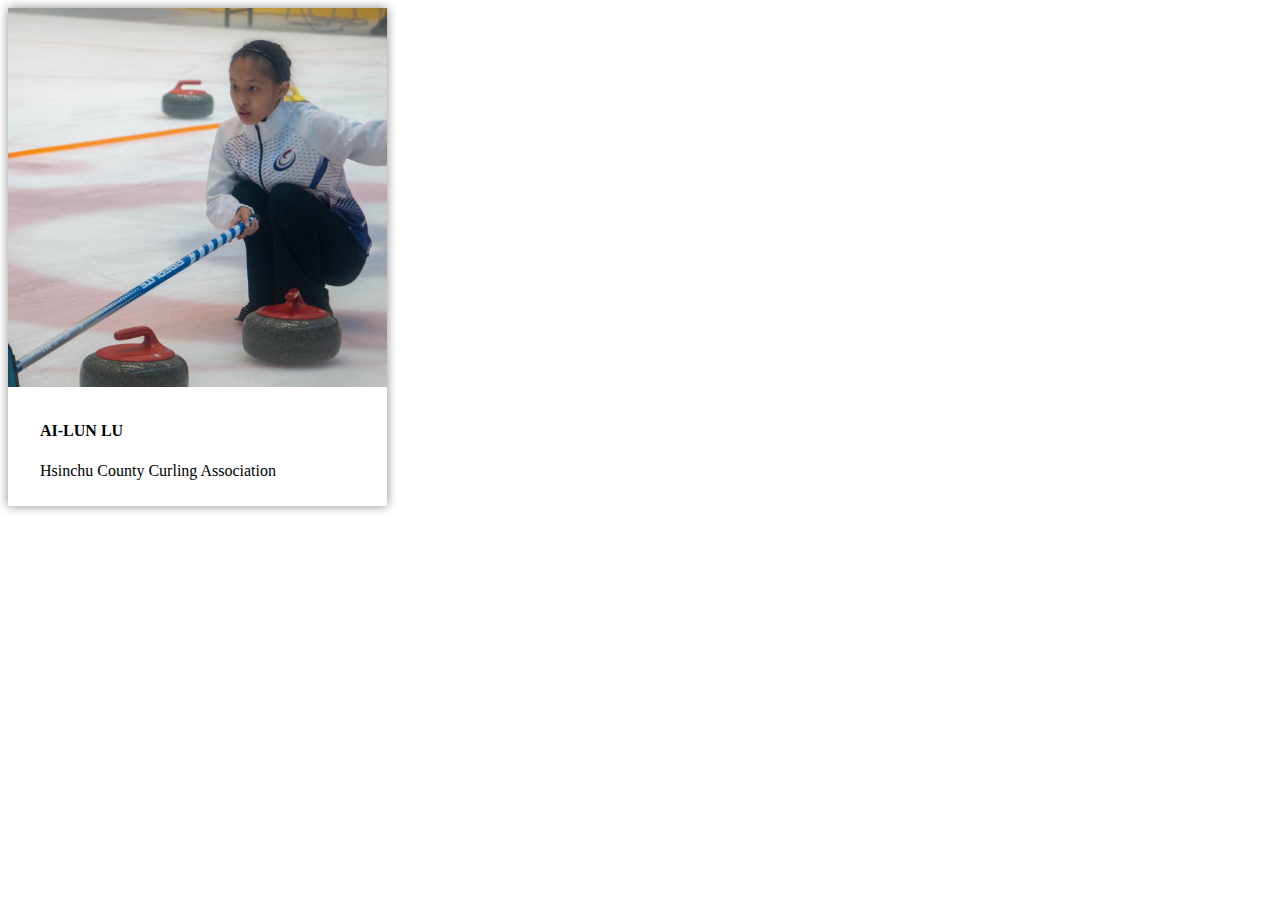
<file: 1015/index.html>
<!DOCTYPE html>

<html>

	<head>
		<meta charset=' utf-8'>
		<title>ELLEN'S CARD</title>
		
		<style>
			.card {
				width: 30%;
				box-shadow: 0px 0px 10px 0px #888888;
			}
			
			.container {
				padding: 10px 32px;
			}
			
		</style>
		
	</head>

	<body>
		<div class='card'>
			<img src='img_avatar.png' style='width: 100%'>
			<div class='container'>
				<h4>AI-LUN LU</h4>
				<p>Hsinchu County Curling Association</p>
			</div>
		</div>
	</body>
	
</html>
</file>
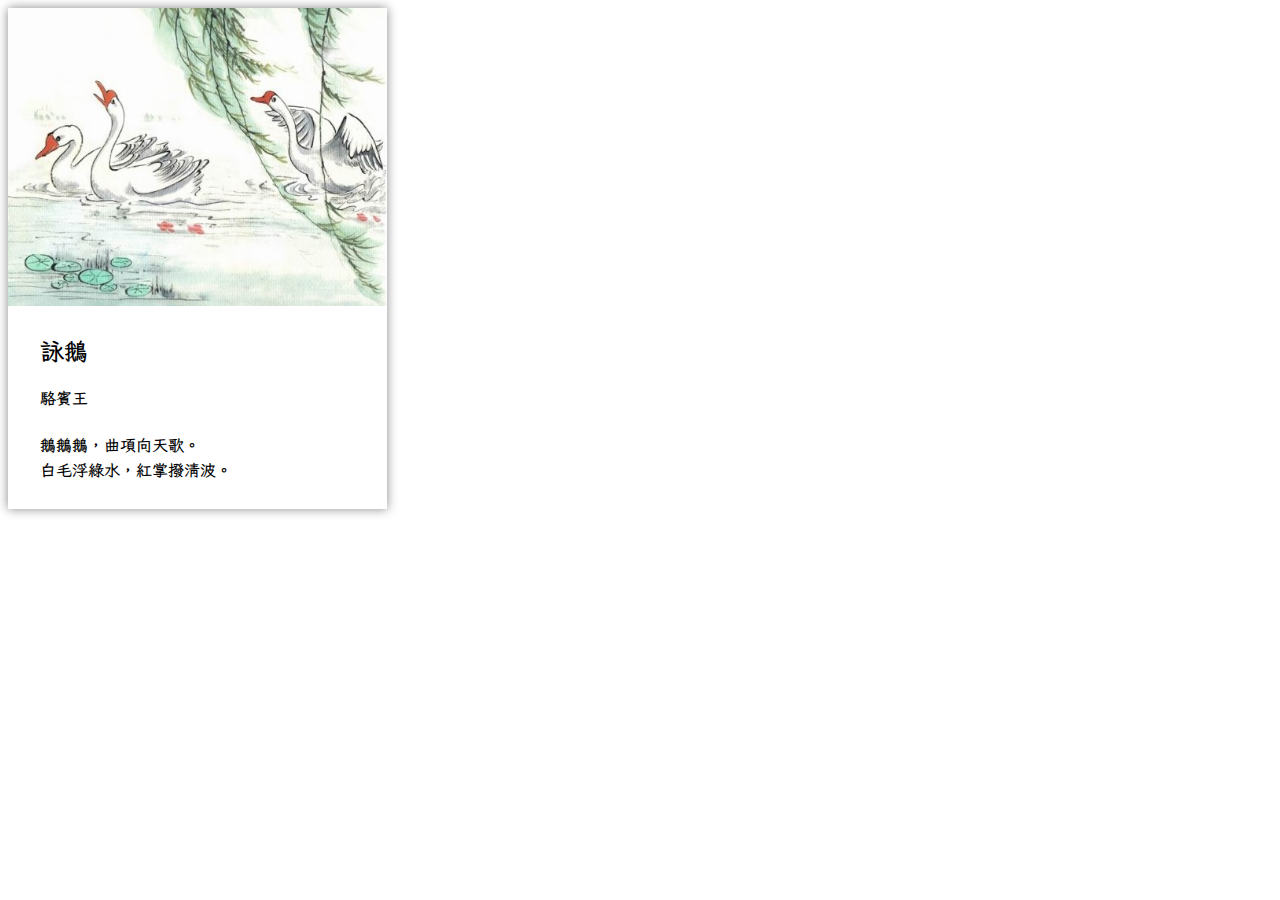
<file: 1022/index.html>
<!DOCTYPE html>

<html>

	<head>
		<meta charset=' utf-8'>
		<title>POEM</title>
		<link rel="preconnect" href="https://fonts.googleapis.com">
		<link rel="preconnect" href="https://fonts.gstatic.com" crossorigin>
		<link href="https://fonts.googleapis.com/css2?family=LXGW+WenKai+Mono+TC&display=swap" rel="stylesheet">
		
		<style>
			.card {
				width: 30%;
				box-shadow: 0px 0px 10px 0px #888888;
			}
			
			.container {
				padding: 10px 32px;
				font-family: "LXGW WenKai Mono TC", monospace;
				font-weight: 400;
				font-style: normal;
				line-height: 25px;
			}
			
		</style>
		
	</head>


	<body>
		<div class='card'>
			<img src='img_goose.jpg' style='width: 100%'>
			<div class='container lxgw-wenkai-mono-tc-regular'>
				<h2>詠鵝</h2>
				<h4><b>駱賓王<b/></h4>
				<p>鵝鵝鵝，曲項向天歌。<br/>
					白毛浮綠水，紅掌撥清波。</p>
			</div>
		</div>
	</body>
	
</html>
</file>
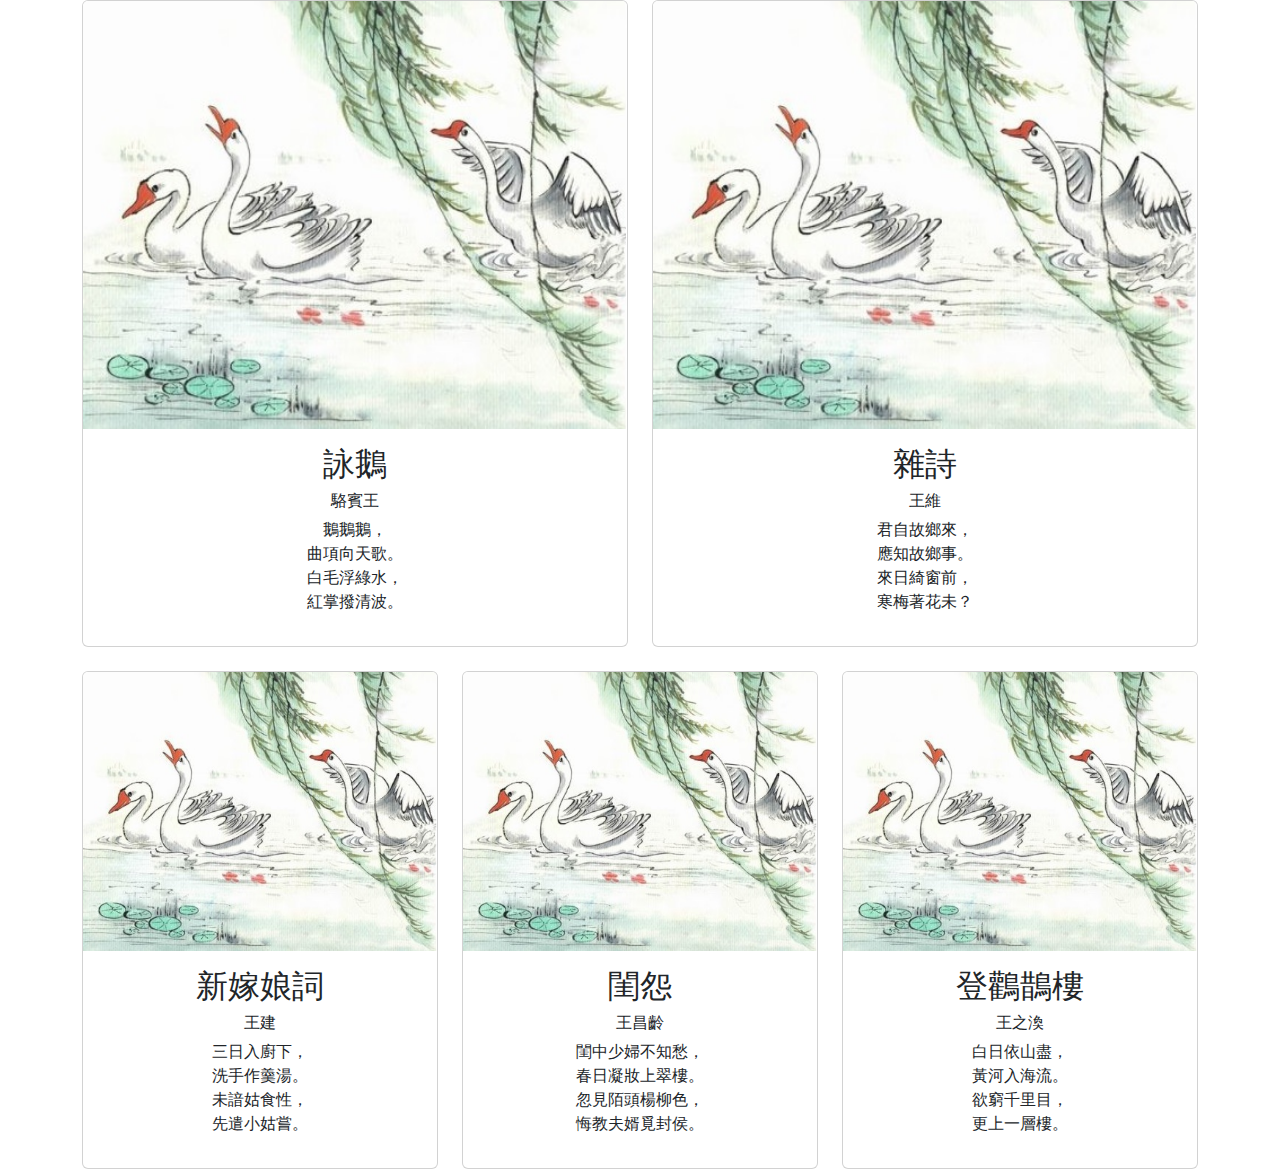
<file: 1105/index.html>
<!DOCTYPE html>

<html>

<head>
	<meta charset="utf-8">
	<title>POEM</title>
	<link href="https://cdn.jsdelivr.net/npm/bootstrap@5.3.3/dist/css/bootstrap.min.css" rel="stylesheet"
		integrity="sha384-QWTKZyjpPEjISv5WaRU9OFeRpok6YctnYmDr5pNlyT2bRjXh0JMhjY6hW+ALEwIH" crossorigin="anonymous">
	<script src="https://cdn.jsdelivr.net/npm/bootstrap@5.3.3/dist/js/bootstrap.bundle.min.js"
		integrity="sha384-YvpcrYf0tY3lHB60NNkmXc5s9fDVZLESaAA55NDzOxhy9GkcIdslK1eN7N6jIeHz"
		crossorigin="anonymous"></script>
</head>

<body>
    <div class="container text-center">
		<div class="row">
			<div class="col-6">
				<div class="card" style="width: 100%;">
					<img src="img_goose.jpg" class="card-img-top" alt="...">
					<div class="card-body">
						<h2>詠鵝</h2>
						<h6>駱賓王</h6>
						<p>鵝鵝鵝，<br />
							曲項向天歌。<br />
							白毛浮綠水，<br />
							紅掌撥清波。
						</p>
					</div>
				</div>
			</div>
			<div class="col-6">
				<div class="card" style="width: 100%;">
					<img src="img_goose.jpg" class="card-img-top" alt="...">
					<div class="card-body">
						<h2>雜詩</h2>
						<h6>王維</h6>
						<p>君自故鄉來，<br />
							應知故鄉事。<br />
							來日綺窗前，<br />
							寒梅著花未？
						</p>
					</div>
				</div>
			</div>
		</div>
		</br>
		<div class="row">
			<div class="col-4">
				<div class="card" style="width: 100%;">
					<img src="img_goose.jpg" class="card-img-top" alt="...">
					<div class="card-body">
						<h2>新嫁娘詞</h2>
						<h6>王建</h6>
						<p>三日入廚下，<br />
							洗手作羹湯。<br />
							未諳姑食性，<br />
							先遣小姑嘗。
						</p>
					</div>
				</div>
			</div>
			<div class="col-4">
				<div class="card" style="width: 100%;">
					<img src="img_goose.jpg" class="card-img-top" alt="...">
					<div class="card-body">
						<h2>閨怨</h2>
						<h6>王昌齡</h6>
						<p>閨中少婦不知愁，<br />
							春日凝妝上翠樓。<br />
							忽見陌頭楊柳色，<br />
							悔教夫婿覓封侯。
						</p>
					</div>
				</div>
			</div>
			<div class="col-4">
				<div class="card" style="width: 100%;">
					<img src="img_goose.jpg" class="card-img-top" alt="...">
					<div class="card-body">
						<h2>登鸛鵲樓</h2>
						<h6>王之渙</h6>
						<p>白日依山盡，<br />
							黃河入海流。<br />
							欲窮千里目，<br />
							更上一層樓。
						</p>
					</div>
				</div>
			</div>
		</div>
	
	</div>
</body>
</file>
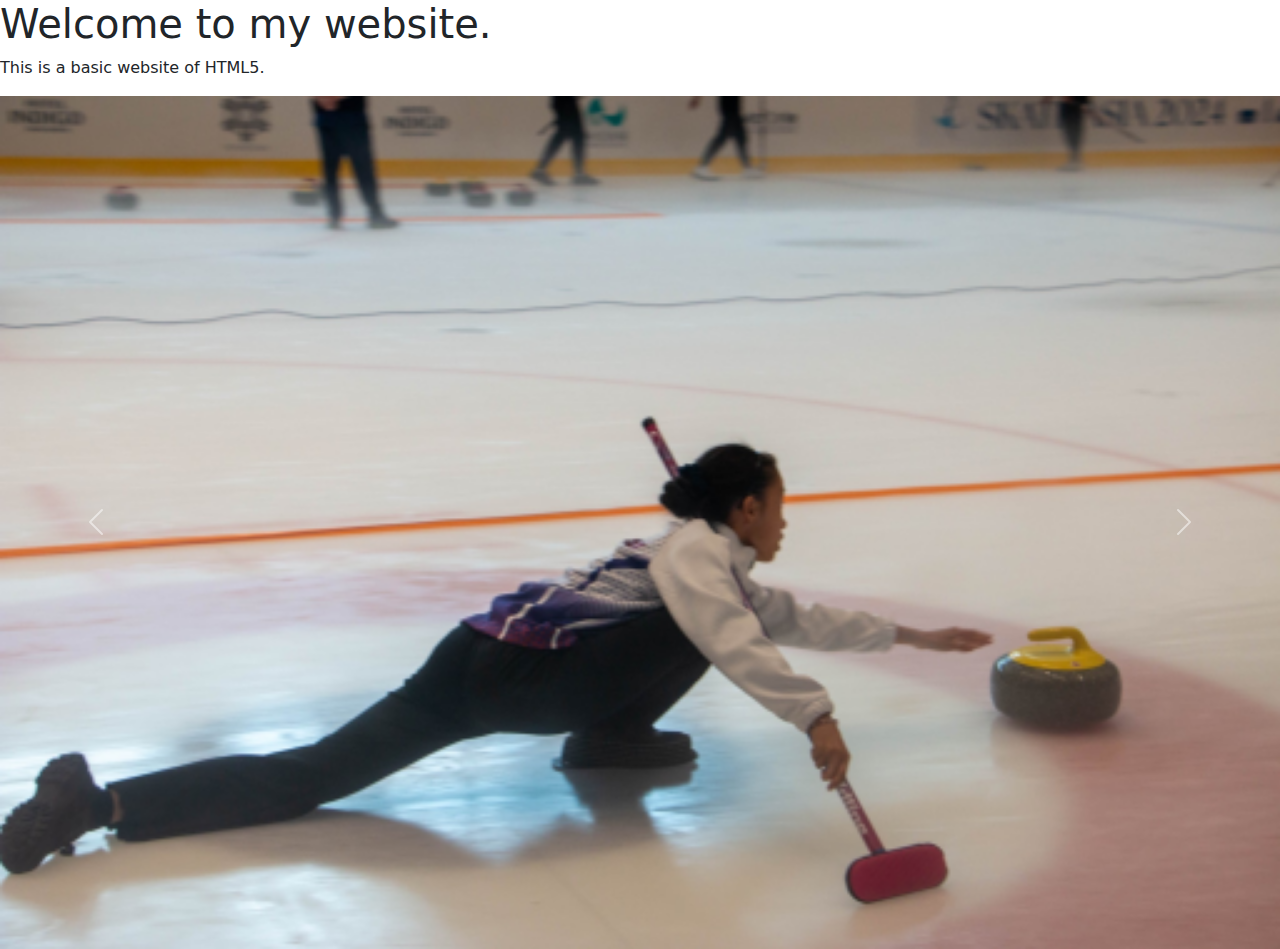
<file: 1112/index.html>
<!DOCTYPE html>

<html lang="zh-Hant"></html>
<head>
	<meta charset=" utf-8">
	<title>CAROUSEL</title>
	<link href="https://cdn.jsdelivr.net/npm/bootstrap@5.3.3/dist/css/bootstrap.min.css" rel="stylesheet" integrity="sha384-QWTKZyjpPEjISv5WaRU9OFeRpok6YctnYmDr5pNlyT2bRjXh0JMhjY6hW+ALEwIH" crossorigin="anonymous">
	<script src="https://cdn.jsdelivr.net/npm/bootstrap@5.3.3/dist/js/bootstrap.bundle.min.js" integrity="sha384-YvpcrYf0tY3lHB60NNkmXc5s9fDVZLESaAA55NDzOxhy9GkcIdslK1eN7N6jIeHz" crossorigin="anonymous"></script>
</head>

<body>
	<h1>Welcome to my website.</h1>
    <p>This is a basic website of HTML5.</p>
    <div id="carouselExample" class="carousel slide">
        <div class="carousel-inner">
          <div class="carousel-item active">
            <img src="1.png" class="d-block w-100" alt="1.png">
          </div>
          <div class="carousel-item">
            <img src="2.png" class="d-block w-100" alt="2.png">
          </div>
          <div class="carousel-item">
            <img src="3.png" class="d-block w-100" alt="3.png">
          </div>
          <div class="carousel-item">
            <img src="4.png" class="d-block w-100" alt="4.png">
          </div>
          <div class="carousel-item">
            <img src="5.png" class="d-block w-100" alt="5.png">
          </div>
        </div>

        <button class="carousel-control-prev" type="button" data-bs-target="#carouselExample" data-bs-slide="prev">
          <span class="carousel-control-prev-icon" aria-hidden="true"></span>
          <span class="visually-hidden">Previous</span>
        </button>

        <button class="carousel-control-next" type="button" data-bs-target="#carouselExample" data-bs-slide="next">
          <span class="carousel-control-next-icon" aria-hidden="true"></span>
          <span class="visually-hidden">Next</span>
        </button>
      </div>
</body>
	
</html>
</file>
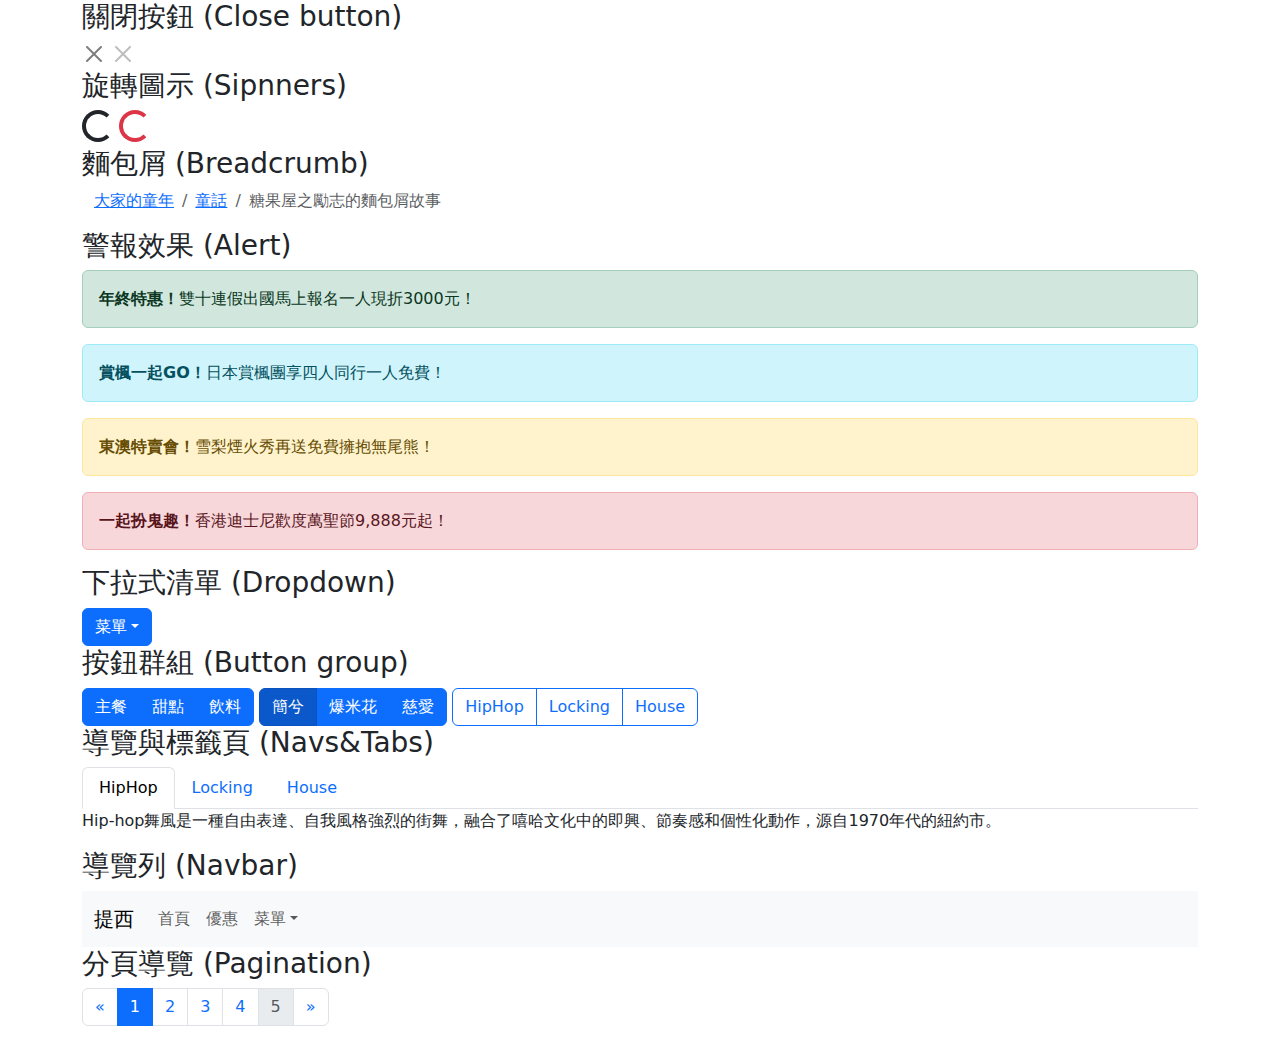
<file: 1126/index.html>
<!DOCTYPE html>
<html lang="en">

<head>
    <meta charset="UTF-8">
    <meta name="viewport" content="width=device-width, initial-scale=1.0">
    <title>Basic Webpage</title>
    <link href="https://cdn.jsdelivr.net/npm/bootstrap@5.3.3/dist/css/bootstrap.min.css" rel="stylesheet"
        integrity="sha384-QWTKZyjpPEjISv5WaRU9OFeRpok6YctnYmDr5pNlyT2bRjXh0JMhjY6hW+ALEwIH" crossorigin="anonymous">
    <script src="https://cdn.jsdelivr.net/npm/bootstrap@5.3.3/dist/js/bootstrap.bundle.min.js"
        integrity="sha384-YvpcrYf0tY3lHB60NNkmXc5s9fDVZLESaAA55NDzOxhy9GkcIdslK1eN7N6jIeHz"
        crossorigin="anonymous"></script>
</head>

<body>
    <div class="container">

        <h3>關閉按鈕 (Close button)</h3>
        <button type="button" class="btn-close"></button>
        <button type="button" class="btn-close" disabled></button>
    
        <h3>旋轉圖示 (Sipnners)</h3>
        <div class="spinner-border">
            <span class="visually-hidden">Loading...</span>
        </div>
        <div class="spinner-border text-danger">
            <span class="visually-hidden">Loading...</span>
        </div>
    
        <h3>麵包屑 (Breadcrumb)</h3>
        <div class="container">
            <ul class="breadcrumb">
                <li class="breadcrumb-item"><a href="#">大家的童年</a></li>
                <li class="breadcrumb-item"><a href="#">童話</a></li>
                <li class="breadcrumb-item active">糖果屋之勵志的麵包屑故事</li>
            </ul>
        </div>
    
        <h3>警報效果 (Alert)</h3>
        <div class="alert alert-success" role="alert">
            <strong>年終特惠！</strong>雙十連假出國馬上報名一人現折3000元！</div>
        <div class="alert alert-info" role="alert">
            <strong>賞楓一起GO！</strong>日本賞楓團享四人同行一人免費！</div>
        <div class="alert alert-warning" role="alert">
            <strong>東澳特賣會！</strong>雪梨煙火秀再送免費擁抱無尾熊！</div>
        <div class="alert alert-danger" role="alert">
            <strong>一起扮鬼趣！</strong>香港迪士尼歡度萬聖節9,888元起！</div>
    
        <h3>下拉式清單 (Dropdown)</h3>
        <div class="dropdown">
            <button class="btn btn-primary dropdown-toggle" type="button" data-bs-toggle="dropdown">菜單</button>
            <ul class="dropdown-menu">
                <li>
                    <h4 class="dropdown-header">主餐</h4>
                </li>
                <li><a class="dropdown-item " href="#">義大利麵</a></li>
                <li><a class="dropdown-item " href="#">燉飯</a></li>
                <li>
                    <hr class="dropdown-divider">
                </li>
                <li>
                    <h4 class="dropdown-header">甜點</h4>
                </li>
                <li><a class="dropdown-item " href="#">提拉米蘇</a></li>
                <li><a class="dropdown-item " href="#">巴斯克乳酪蛋糕</a></li>
            </ul>
        </div>
    
        <h3>按鈕群組 (Button group)</h3>
        <div class="btn-group" role="group">
            <button type="button" class="btn btn-primary">主餐</button>
            <button type="button" class="btn btn-primary">甜點</button>
            <button type="button" class="btn btn-primary">飲料</button>
        </div>
    
        <div class="btn-group" role="group">
            <a href="#" class="btn btn-primary active">簡兮</a>
            <a href="#" class="btn btn-primary">爆米花</a>
            <a href="#" class="btn btn-primary">慈愛</a>
        </div>
    
        <div class="btn-group" role="group">
            <button type="button" class="btn btn-outline-primary">HipHop</button>
            <button type="button" class="btn btn-outline-primary">Locking</button>
            <button type="button" class="btn btn-outline-primary">House</button>
        </div>
    
        <h3>導覽與標籤頁 (Navs&Tabs)</h3>
        <!-- 導覽元件 -->
        <ul class="nav nav-tabs" id="myTab">
            <li class="nav-item"><a class="nav-link active" data-bs-toggle="tab" href="#tab1">HipHop</a></li>
            <li class="nav-item"><a class="nav-link" data-bs-toggle="tab" href="#tab2">Locking</a></li>
            <li class="nav-item"><a class="nav-link" data-bs-toggle="tab" href="#tab3">House</a></li>
        </ul>
        <!-- 標籤頁內容 -->
        <div class="tab-content" id="myTabContent">
            <div class="tab-pane fade show active" id="tab1">
                <p>Hip-hop舞風是一種自由表達、自我風格強烈的街舞，融合了嘻哈文化中的即興、節奏感和個性化動作，源自1970年代的紐約市。</p>
            </div>
            <div class="tab-pane fade" id="tab2">
                <p>Locking舞風是一種充滿活力和幽默感的街舞風格，特徵是快速、突如其來的「鎖住」動作，搭配誇張的表情和節奏感，源自1970年代的美國洛杉磯。</p>
            </div>
            <div class="tab-pane fade" id="tab3">
                <p>House舞風是一種結合快速腳步、流暢節奏和地板動作的街舞風格，源自1980年代的芝加哥和紐約，強調身體表現與即興創意。</p>
            </div>
        </div>
    
        <h3>導覽列 (Navbar)</h3>
        <nav class="navbar navbar-light bg-light navbar-expand-md">
            <div class="container-fluid">
              <a class="navbar-brand" href="#">提西</a>
              <button class="navbar-toggler" type="button" data-bs-toggle="collapse" 
                data-bs-target="#navbar1"><span class="navbar-toggler-icon"></span></button>
              <div class="collapse navbar-collapse" id="navbar1">
                <ul class="navbar-nav me-auto">
                  <li class="nav-item active"><a class="nav-link" href="#">首頁</a></li>
                  <li class="nav-item"><a class="nav-link" href="#">優惠</a></li>
                  <li class="nav-item dropdown">
                    <a class="nav-link dropdown-toggle" href="#" data-bs-toggle="dropdown">菜單</a>
                    <div class="dropdown-menu">
                      <a class="dropdown-item" href="#">前菜</a>
                      <a class="dropdown-item" href="#">湯品</a>
                      <a class="dropdown-item" href="#">主餐</a>
                      <a class="dropdown-item" href="#">甜點</a>
                      <a class="dropdown-item" href="#">飲料</a>
                    </div>
                  </li>
                </ul>
              </div>
            </div>
          </nav>
    
        <h3>分頁導覽 (Pagination)</h3>
        <nav>
            <ul class="pagination">
              <li class="page-item"><a class="page-link" href="#"><span>&laquo;</span></a></li>
              <li class="page-item active"><a class="page-link" href="#">1</a></li>
              <li class="page-item"><a class="page-link" href="#">2</a></li>
              <li class="page-item"><a class="page-link" href="#">3</a></li>
              <li class="page-item"><a class="page-link" href="#">4</a></li>
              <li class="page-item disabled"><a class="page-link" href="#">5</a></li>
              <li class="page-item"><a class="page-link" href="#"><span>&raquo;</span></a></li>
            </ul>
          </nav>
    </div>

      
</body>

</html>
</file>
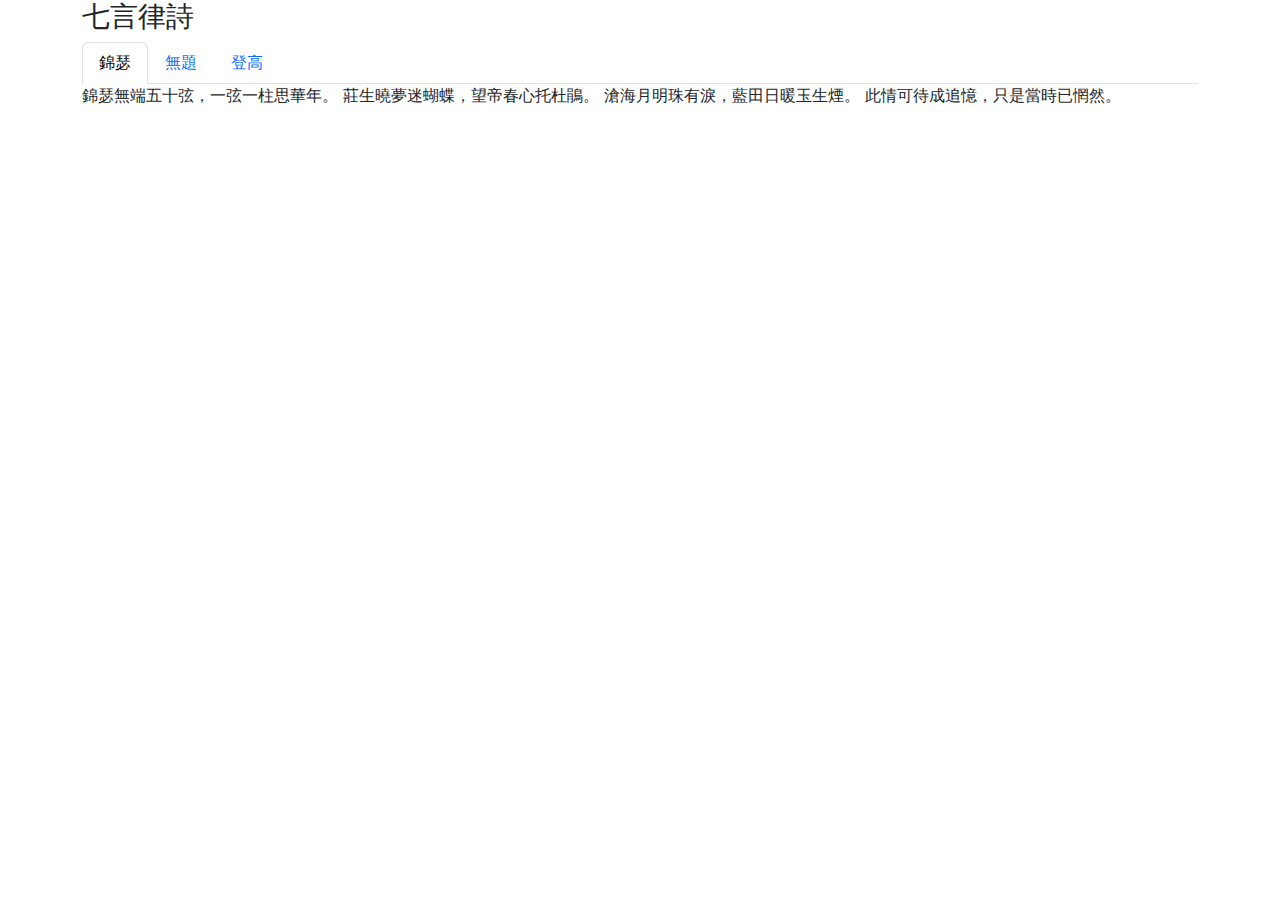
<file: 1126_bonus/index.html>
<!DOCTYPE html>
<html lang="en">

<head>
    <meta charset="UTF-8">
    <meta name="viewport" content="width=device-width, initial-scale=1.0">
    <title>Basic Webpage</title>
    <link href="https://cdn.jsdelivr.net/npm/bootstrap@5.3.3/dist/css/bootstrap.min.css" rel="stylesheet"
        integrity="sha384-QWTKZyjpPEjISv5WaRU9OFeRpok6YctnYmDr5pNlyT2bRjXh0JMhjY6hW+ALEwIH" crossorigin="anonymous">
    <script src="https://cdn.jsdelivr.net/npm/bootstrap@5.3.3/dist/js/bootstrap.bundle.min.js"
        integrity="sha384-YvpcrYf0tY3lHB60NNkmXc5s9fDVZLESaAA55NDzOxhy9GkcIdslK1eN7N6jIeHz"
        crossorigin="anonymous"></script>
</head>

<body>
    <div class="container">
    
        <h3>七言律詩</h3>
        <!-- 導覽元件 -->
        <ul class="nav nav-tabs" id="myTab">
            <li class="nav-item"><a class="nav-link active" data-bs-toggle="tab" href="#tab1">錦瑟</a></li>
            <li class="nav-item"><a class="nav-link" data-bs-toggle="tab" href="#tab2">無題</a></li>
            <li class="nav-item"><a class="nav-link" data-bs-toggle="tab" href="#tab3">登高</a></li>
        </ul>
        <!-- 標籤頁內容 -->
        <div class="tab-content" id="myTabContent">
            <div class="tab-pane fade show active" id="tab1">
                <p>錦瑟無端五十弦，一弦一柱思華年。
                    莊生曉夢迷蝴蝶，望帝春心托杜鵑。
                    滄海月明珠有淚，藍田日暖玉生煙。
                    此情可待成追憶，只是當時已惘然。
                </p>
            </div>
            <div class="tab-pane fade" id="tab2">
                <p>相見時難別亦難，東風無力百花殘。
                    春蠶到死絲方盡，蠟炬成灰淚始乾。
                    曉鏡但愁雲鬢改，夜吟應覺月光寒。
                    蓬萊此去無多路，青鳥殷勤為探看。
                </p>
            </div>
            <div class="tab-pane fade" id="tab3">
                <p>風急天高猿嘯哀，渚清沙白鳥飛迴。
                    無邊落木蕭蕭下，不盡長江滾滾來。
                    萬里悲秋常作客，百年多病獨登臺。
                    艱難苦恨繁霜鬢，潦倒新停濁酒杯。
                </p>
            </div>
        </div>
    
    </div>

      
</body>

</html>
</file>
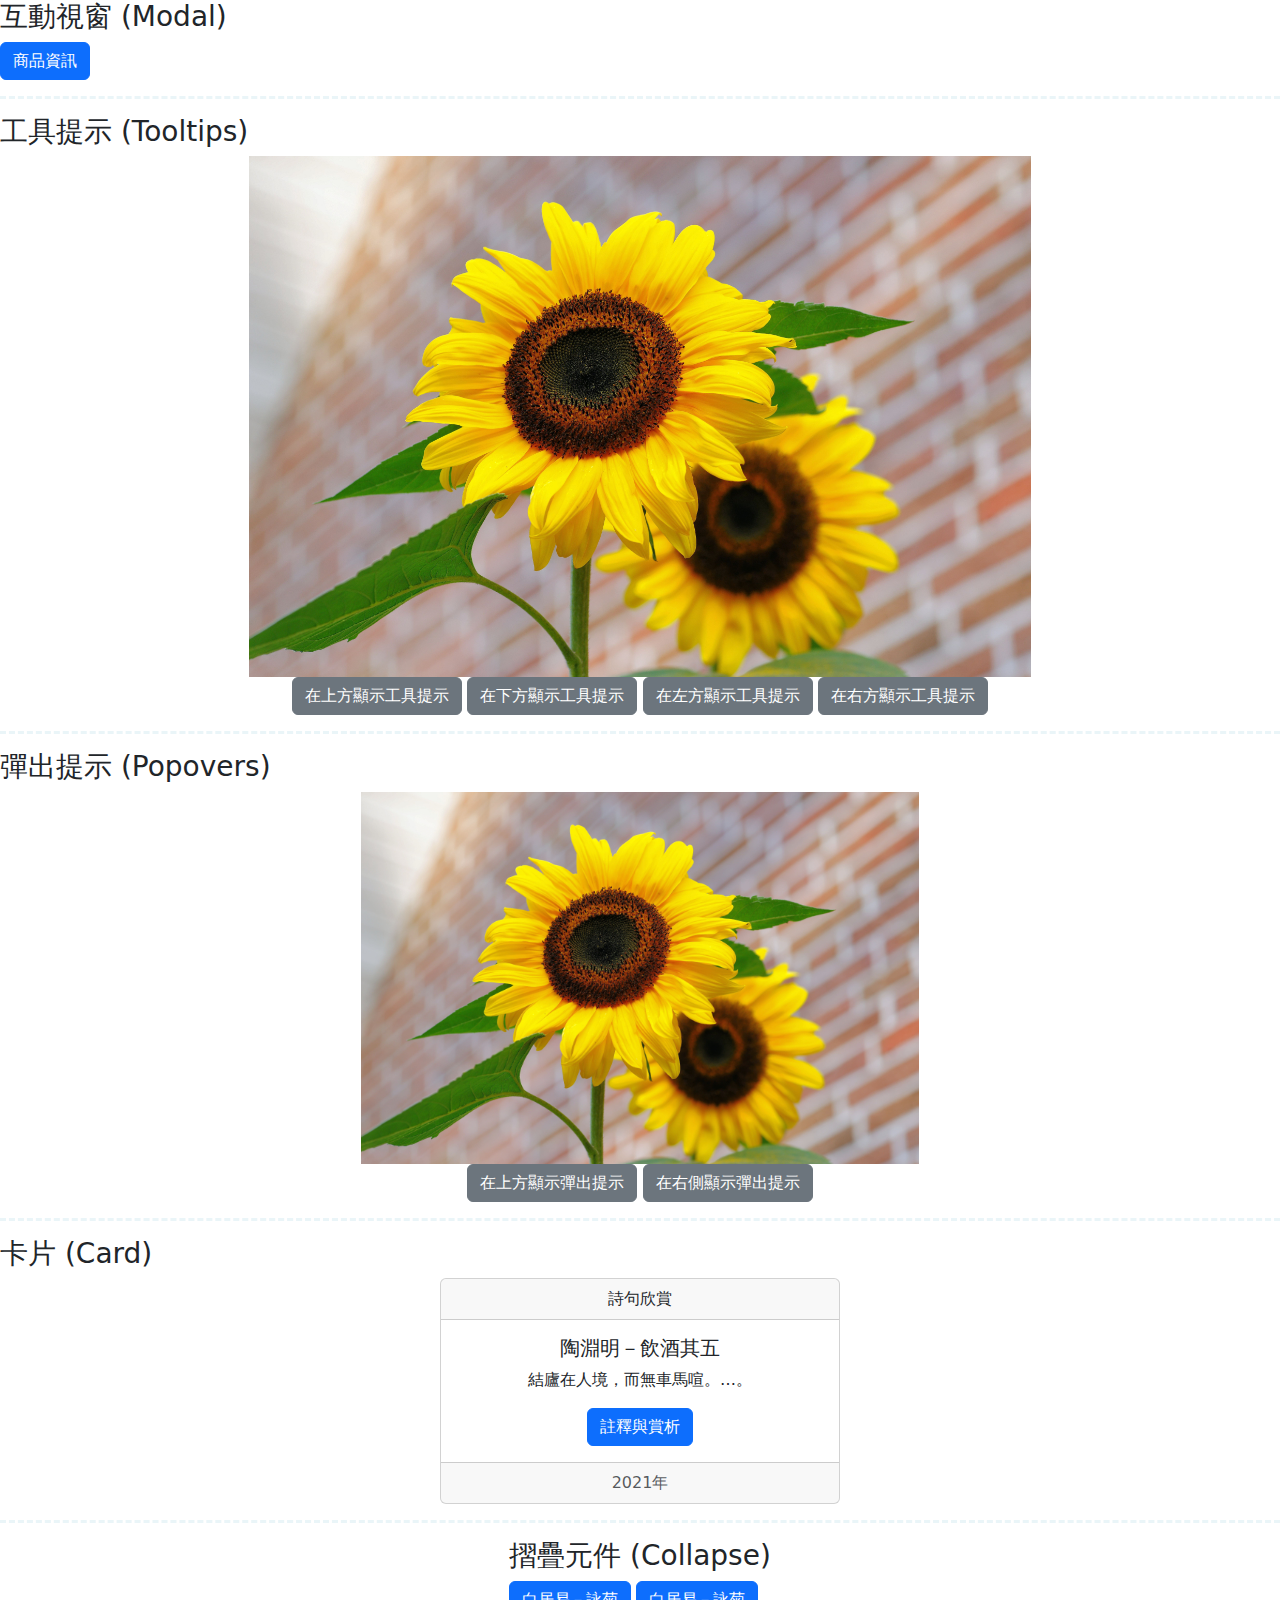
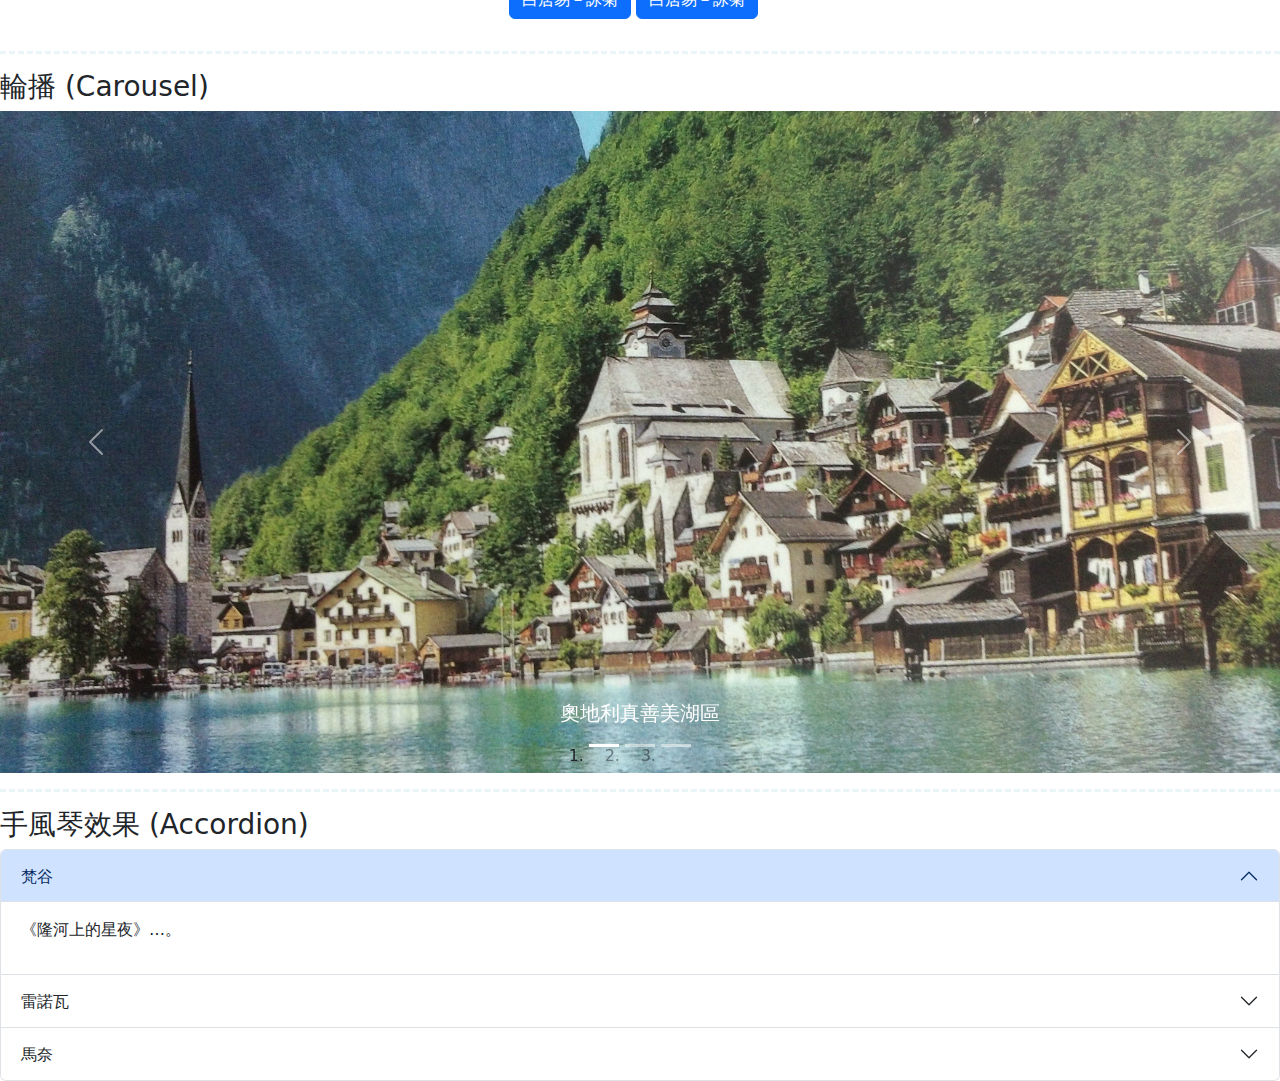
<file: 1203/index.html>
<!DOCTYPE html>
<html lang="zh-Hant">

</html>

<head>
    <meta charset="UTF-8">
    <meta name="viewport" content="width=device-width, initial-scale=1.0">
    <title>1203</title>
    <link href="https://cdn.jsdelivr.net/npm/bootstrap@5.3.3/dist/css/bootstrap.min.css" rel="stylesheet"
        integrity="sha384-QWTKZyjpPEjISv5WaRU9OFeRpok6YctnYmDr5pNlyT2bRjXh0JMhjY6hW+ALEwIH" crossorigin="anonymous">
    <script src="https://cdn.jsdelivr.net/npm/bootstrap@5.3.3/dist/js/bootstrap.bundle.min.js"
        integrity="sha384-YvpcrYf0tY3lHB60NNkmXc5s9fDVZLESaAA55NDzOxhy9GkcIdslK1eN7N6jIeHz"
        crossorigin="anonymous"></script>
</head>

<body>

    <h3>互動視窗 (Modal)</h3>
    <!-- 觸發互動視窗的按鈕 -->
    <button type="button" class="btn btn-primary" data-bs-toggle="modal" data-bs-target="#myModal">商品資訊</button>
    <!-- 互動視窗 -->
    <div class="modal fade" id="myModal" tabindex="-1">
        <div class="modal-dialog">
            <div class="modal-content">
                <div class="modal-header">
                    <h3 class="modal-title">夢幻水晶香檳杯</h3>
                    <button type="button" class="btn-close" data-bs-dismiss="modal"></button>
                </div>
                <div class="modal-body">
                    <img src="cup.jpg" width="50%" class="img-fluid">
                    <p class="h3 text-end">$30.0</p>
                </div>
                <div class="modal-footer">
                    <button type="button" class="btn btn-primary">放入購物車</button>
                </div>
            </div>
        </div>
    </div>

    <hr style="border-top: 3px dashed lightblue;">

    <h3>工具提示 (Tooltips)</h3>
    <div class="container text-center">
        <img src="flowers3.jpg" width="70%" class="img-fluid"><br>
        <button type="button" class="btn btn-secondary" data-bs-toggle="tooltip" data-bs-placement="top"
            title="太陽花">在上方顯示工具提示</button>
        <button type="button" class="btn btn-secondary" data-bs-toggle="tooltip" data-bs-placement="bottom"
            title="太陽花">在下方顯示工具提示</button>
        <button type="button" class="btn btn-secondary" data-bs-toggle="tooltip" data-bs-placement="left"
            title="太陽花">在左方顯示工具提示</button>
        <button type="button" class="btn btn-secondary" data-bs-toggle="tooltip" data-bs-placement="right"
            title="太陽花">在右方顯示工具提示</button>
    </div>

    <script>
        var tooltipTriggerList = [].slice.call(document.querySelectorAll('[data-bs-toggle="tooltip"]'));
        var tooltipList = tooltipTriggerList.map(function (tooltipTriggerEl) {
            return new bootstrap.Tooltip(tooltipTriggerEl)
        });
    </script>

    <hr style="border-top: 3px dashed lightblue;">

    <h3>彈出提示 (Popovers)</h3>
    <div class="container text-center">
        <img src="flowers3.jpg" width="50%" class="img-fluid"><br>
        <button type="button" class="btn btn-secondary" data-bs-container="body" data-bs-toggle="popover"
            data-bs-placement="top" data-bs-content="太陽花">
            在上方顯示彈出提示</button>

        <button type="button" class="btn btn-secondary" title="圖片標題" data-bs-toggle="popover" data-bs-placement="right"
            data-bs-content="太陽花">
            在右側顯示彈出提示</button>
    </div>

    <script>
        var popoverTriggerList = [].slice.call(document.querySelectorAll('[data-bs-toggle="popover"]'));
        var popoverList = popoverTriggerList.map(function (popoverTriggerEl) {
            return new bootstrap.Popover(popoverTriggerEl)
        });
    </script>

    <hr style="border-top: 3px dashed lightblue;">

    <h3>卡片 (Card)</h3>
    <div class="d-flex justify-content-center">
        <div class="card text-center" style="width: 400px;">
            <div class="card-header">詩句欣賞</div>
            <div class="card-body">
                <h5 class="card-title">陶淵明－飲酒其五</h5>
                <p class="card-text">結廬在人境，而無車馬喧。…。</p>
                <a href="#" class="btn btn-primary">註釋與賞析</a>
            </div>
            <div class="card-footer text-muted">2021年</div>
        </div>
    </div>

    <hr style="border-top: 3px dashed lightblue;">

    <div class="d-flex justify-content-center">
        <div>
            <h3>摺疊元件 (Collapse)</h3>
            <p>
                <a class="btn btn-primary" data-bs-toggle="collapse" href="#collapseContent">
                    白居易－詠菊</a>
                <button class="btn btn-primary" type="button" data-bs-toggle="collapse"
                    data-bs-target="#collapseContent">白居易－詠菊</button>
            </p>
            <div class="collapse" id="collapseContent">
                <div class="card card-body">
                    夜新霜著瓦輕，芭蕉新折敗荷傾。耐寒唯有東籬菊，金粟初開曉更清。
                </div>
            </div>
        </div>
    </div>

    <hr style="border-top: 3px dashed lightblue;">

    <h3>輪播 (Carousel)</h3>
    <div id="myCarousel" class="carousel slide" data-bs-ride="carousel">
        <!-- 輪播指示 -->
        <ol class="carousel-indicators">
            <li data-bs-target="#myCarousel" data-bs-slide-to="0" class="active"></li>
            <li data-bs-target="#myCarousel" data-bs-slide-to="1"></li>
            <li data-bs-target="#myCarousel" data-bs-slide-to="2"></li>
        </ol>
        <!-- 輪播內容 -->
        <div class="carousel-inner">
            <div class="carousel-item active">
                <img src="photo1.jpg" class="d-block w-100" alt="真善美湖區">
                <div class="carousel-caption d-none d-md-block">
                    <h5>奧地利真善美湖區</h5>
                </div>
            </div>
            <div class="carousel-item">
                <img src="photo2.jpg" class="d-block w-100" alt="熊布朗宮">
                <div class="carousel-caption d-none d-md-block">
                    <h5>奧地利熊布朗宮</h5>
                </div>
            </div>
            <div class="carousel-item">
                <img src="photo3.jpg" class="d-block w-100" alt="雪的美術館">
                <div class="carousel-caption d-none d-md-block">
                    <h5>北海道雪的美術館</h5>
                </div>
            </div>
        </div>
        <!-- 輪播控制 -->
        <a class="carousel-control-prev" href="#myCarousel" data-bs-slide="prev">
            <span class="carousel-control-prev-icon"></span>
            <span class="visually-hidden">Previous</span></a>
        <a class="carousel-control-next" href="#myCarousel" data-bs-slide="next">
            <span class="carousel-control-next-icon"></span>
            <span class="visually-hidden">Next</span></a>
    </div>

    <hr style="border-top: 3px dashed lightblue;">

    <h3>手風琴效果 (Accordion)</h3>
    <div class="accordion" id="myAccordion">
        <div class="accordion-item">
            <h2 class="accordion-header" id="heading1">
                <button type="button" class="accordion-button" data-bs-toggle="collapse"
                    data-bs-target="#collapse1">梵谷</button>
            </h2>
            <div id="collapse1" class="accordion-collapse collapse show" data-bs-parent="#myAccordion">
                <div class="accordion-body">
                    <p>《隆河上的星夜》…。</p>
                </div>
            </div>
        </div>
        <div class="accordion-item">
            <h2 class="accordion-header" id="heading2">
                <button type="button" class="accordion-button collapsed" data-bs-toggle="collapse"
                    data-bs-target="#collapse2">雷諾瓦</button>
            </h2>
            <div id="collapse2" class="accordion-collapse collapse" data-bs-parent="#myAccordion">
                <div class="accordion-body">
                    <p>《煎餅磨坊的舞會》…。</p>
                </div>
            </div>
        </div>
        <div class="accordion-item">
            <h2 class="accordion-header" id="heading3">
                <button type="button" class="accordion-button collapsed" data-bs-toggle="collapse"
                    data-bs-target="#collapse3">馬奈</button>
            </h2>
            <div id="collapse3" class="accordion-collapse collapse" data-bs-parent="#myAccordion">
                <div class="accordion-body">
                    <p>《草地上的午餐》…。</p>
                </div>
            </div>
        </div>
    </div>

</body>

</html>
</file>
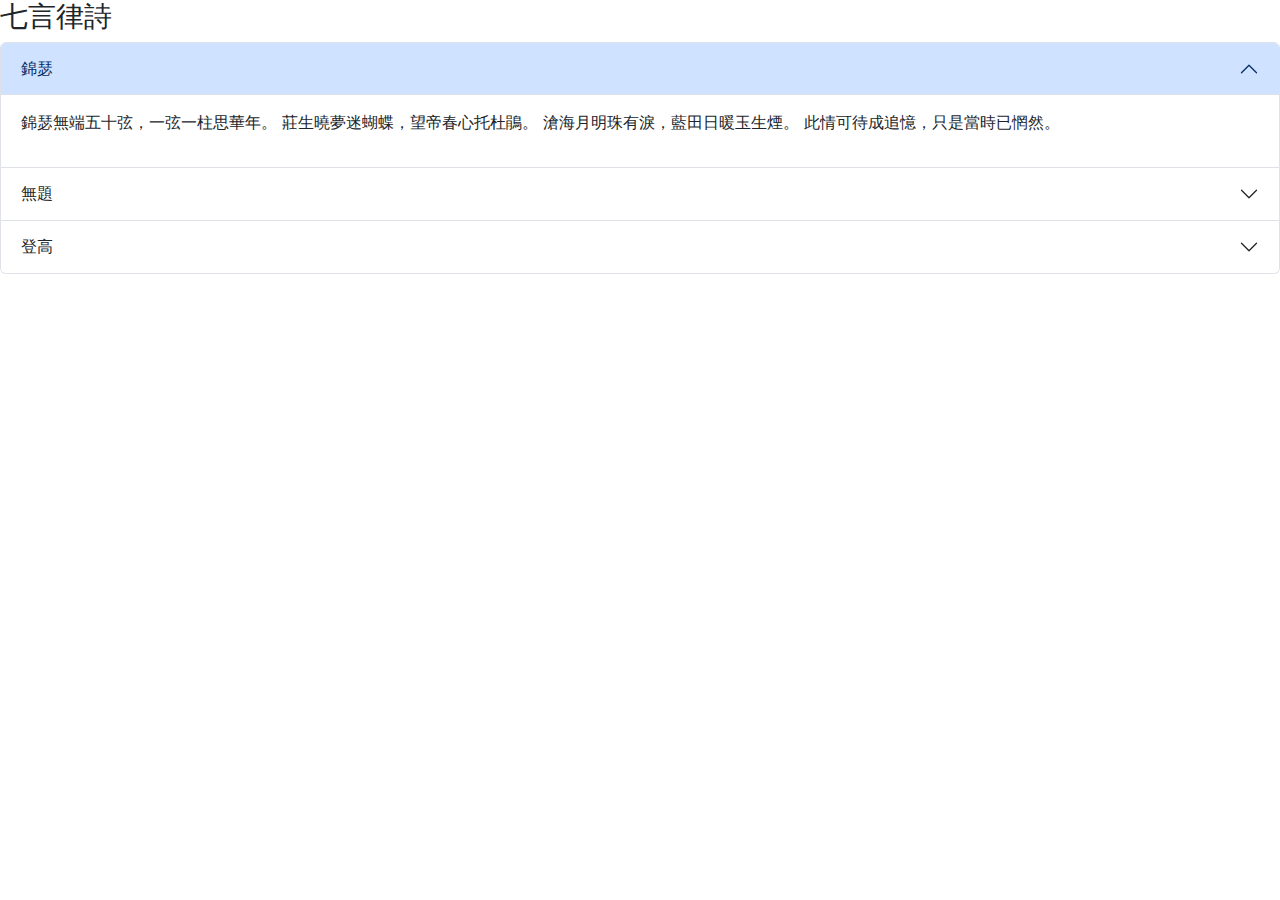
<file: 1203_bonus/index.html>
<!DOCTYPE html>
<html lang="zh-Hant">

</html>

<head>
    <meta charset="UTF-8">
    <meta name="viewport" content="width=device-width, initial-scale=1.0">
    <title>1203</title>
    <link href="https://cdn.jsdelivr.net/npm/bootstrap@5.3.3/dist/css/bootstrap.min.css" rel="stylesheet"
        integrity="sha384-QWTKZyjpPEjISv5WaRU9OFeRpok6YctnYmDr5pNlyT2bRjXh0JMhjY6hW+ALEwIH" crossorigin="anonymous">
    <script src="https://cdn.jsdelivr.net/npm/bootstrap@5.3.3/dist/js/bootstrap.bundle.min.js"
        integrity="sha384-YvpcrYf0tY3lHB60NNkmXc5s9fDVZLESaAA55NDzOxhy9GkcIdslK1eN7N6jIeHz"
        crossorigin="anonymous"></script>
</head>

<body>
    <h3>七言律詩</h3>
    <div class="accordion" id="myAccordion">
        <div class="accordion-item">
          <h2 class="accordion-header" id="heading1">
            <button type="button" class="accordion-button" data-bs-toggle="collapse" 
              data-bs-target="#collapse1">錦瑟</button>
          </h2>
          <div id="collapse1" class="accordion-collapse collapse show"
            data-bs-parent="#myAccordion">
            <div class="accordion-body">
                <p>錦瑟無端五十弦，一弦一柱思華年。
                莊生曉夢迷蝴蝶，望帝春心托杜鵑。
                滄海月明珠有淚，藍田日暖玉生煙。
                此情可待成追憶，只是當時已惘然。
                </p>
            </div>
          </div>
        </div>
        <div class="accordion-item">
          <h2 class="accordion-header" id="heading2">
            <button type="button" class="accordion-button collapsed" data-bs-toggle="collapse"
              data-bs-target="#collapse2">無題</button>
          </h2>
          <div id="collapse2" class="accordion-collapse collapse" data-bs-parent="#myAccordion">
            <div class="accordion-body">
                <p>相見時難別亦難，東風無力百花殘。
                春蠶到死絲方盡，蠟炬成灰淚始乾。
                曉鏡但愁雲鬢改，夜吟應覺月光寒。
                蓬萊此去無多路，青鳥殷勤為探看。
                </p>
            </div>
          </div>
        </div>
        <div class="accordion-item">
          <h2 class="accordion-header" id="heading3">
            <button type="button" class="accordion-button collapsed" data-bs-toggle="collapse" 
              data-bs-target="#collapse3">登高</button>
          </h2>
          <div id="collapse3" class="accordion-collapse collapse" data-bs-parent="#myAccordion">
            <div class="accordion-body">
                <p>風急天高猿嘯哀，渚清沙白鳥飛迴。
                無邊落木蕭蕭下，不盡長江滾滾來。
                萬里悲秋常作客，百年多病獨登臺。
                艱難苦恨繁霜鬢，潦倒新停濁酒杯。
                </p>
            </div>
          </div>
        </div>
      </div>
      




</body>

</html>
</file>
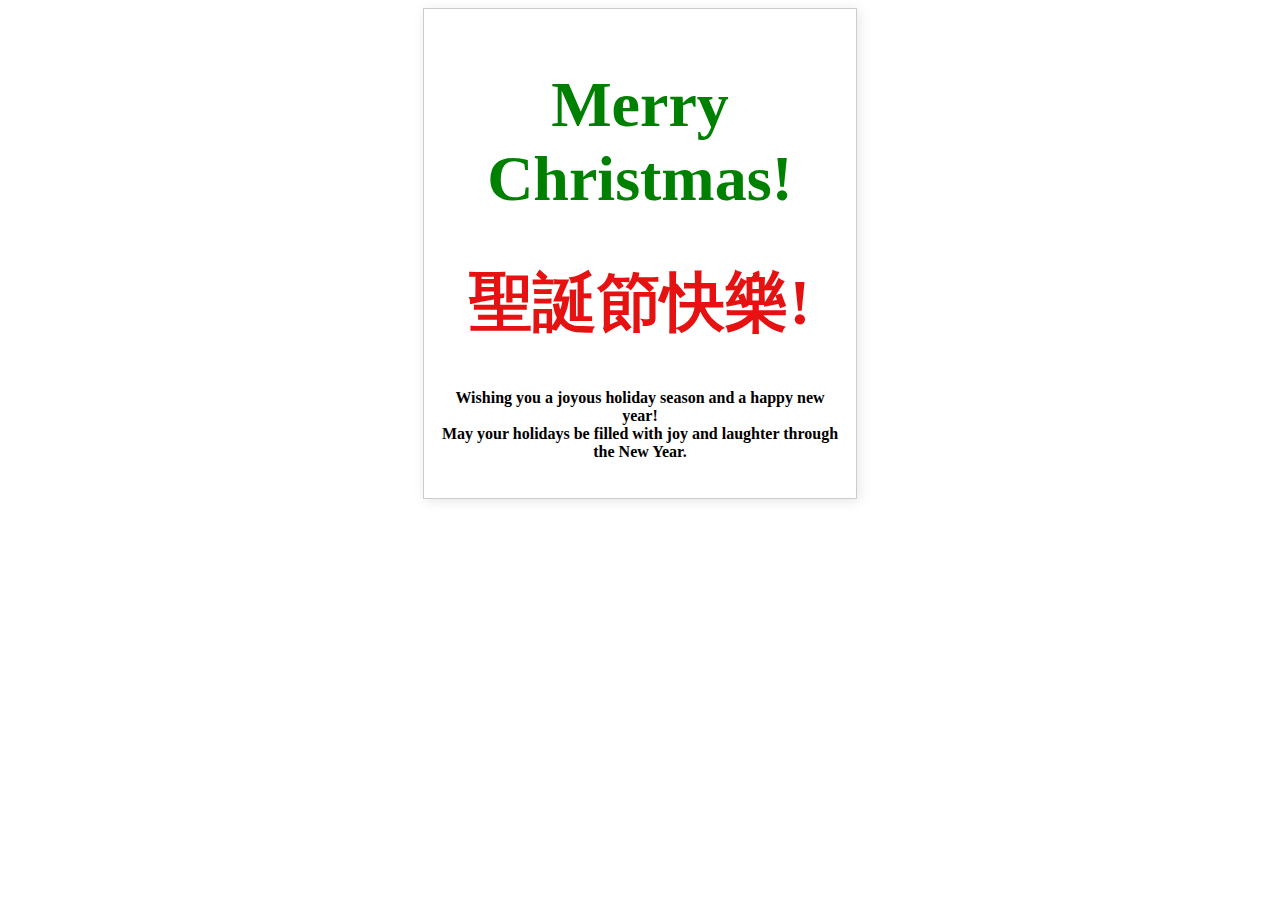
<file: 1217/index.html>
<!DOCTYPE html>
<html lang="en">
<head>
    <meta charset="UTF-8">
    <meta name="viewport" content="width=device-width, initial-scale=1.0">

</head>
<body>
    <!--<div class="container text-center" role="alert" aria-live="polite" style="color: green;">
        <h1>Merry Christmas!</h1>
    </div>
    <div class="container text-center" role="alert" aria-live="polite" style="color: rgb(230, 18, 18);">
        <h1>聖誕節快樂!</h1>
    </div>-->


<div class="card" style="margin: auto; border: 1px solid #ccc; padding: 1rem; box-shadow: 2px 2px 12px rgba(0,0,0,0.1); max-width: 400px; text-align: center;">
    <!--<img src="https://via.placeholder.com/150" class="card-img-top" alt="Holiday Image">-->
    <div class="card-body">
        <h1 class="card-title">    <div class="container text-center" role="alert" aria-live="polite" style="color: green;">
            <h1>Merry Christmas!</h1>
        </div>
        <div class="container text-center" role="alert" aria-live="polite" style="color: rgb(230, 18, 18);">
            <h1>聖誕節快樂!</h1>
        </div></h1>
        <h4 class="card-text">Wishing you a joyous holiday season and a happy new year!</br>May your holidays be filled with joy and laughter through the New Year.</h4>
        <a href="#" class="btn btn-primary"> </a>
    </div>
</div>
</body>
</html>
</file>
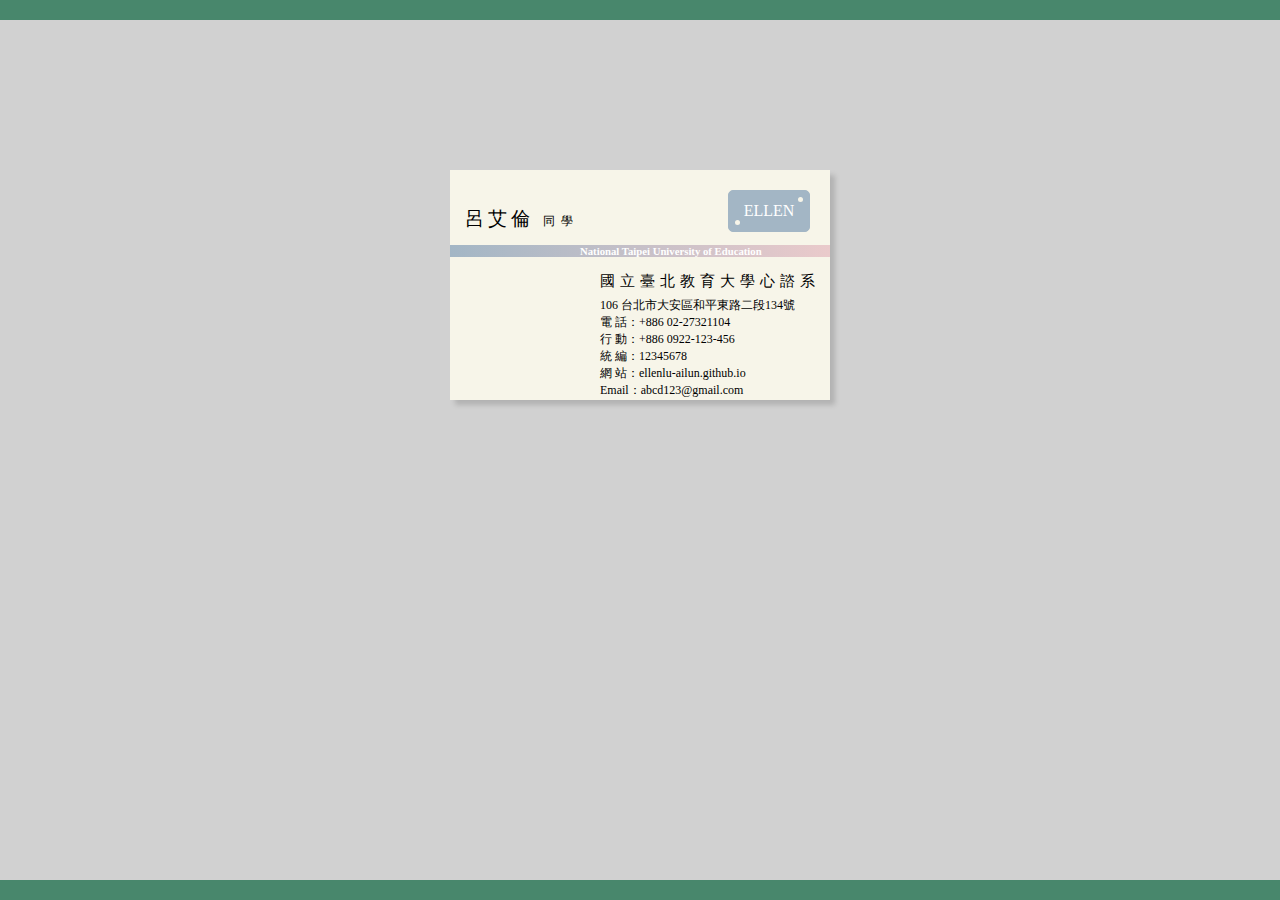
<file: 1008/1008_namecard.html>
<!DOCTYPE html>

<html>

	<head>
		<meta charset="utf-8">
		<title>ELLEN'S NAMECARD</title>
		<link href="1008_namecard.css" rel="stylesheet" type="text/css">
	</head>
	
	<body>		
		<div class="namecard">
		  
		  <h2>呂艾倫
			<span>同學</span>
		  </h2>
		  <h6>National Taipei University of Education</h6>
		  <div class="company">國立臺北教育大學心諮系</div>
		  <p>106 台北市大安區和平東路二段134號<br>
			電 話：+886 02-27321104<br>
			行 動：+886 0922-123-456<br>
			統 編：12345678<br>
			網 站：ellenlu-ailun.github.io<br>
			Email：abcd123@gmail.com<br>
		  </p>
		  <div class="mark">ELLEN</div>
		  <div class="circle circle1"></div>
		  <div class="circle circle2"></div>
		  <div class="circle circle3"></div>
		  <div class="circle circle4"></div>
		</div>
	</body>


</html>
</file>
<file: 1008/1008_namecard.css>
@charset "utf-8";
/* CSS Document */

*{
	/* border:solid 1px ; */
	position: relative;
}

html,body{
  width:100% ;height:100% ;
  padding:0px; margin:0px;
}

body{
  background-color: #d1d1d1;
  border-top: solid 20px #48876c;
  border-bottom: solid 20px #48876c;
  box-sizing: border-box;
  overflow: hidden;
}

.namecard{
  width:380px; height:230px;
  border: solid 1px rgab(0,0,0,0.5);
  padding:0px;
  margin-left:auto;
  margin-right:auto;
  margin-top:150px;
  
  background-color:#f7f5e9;
  overflow: hidden;
  box-shadow: 5px 5px 5px rgba(0,0,0,0.15);
}

.namecard h2{
  position:absolute;
  font-size:19px;
  font-weight:550;
  color: rgba (0,0,0,0.1);
  letter-spacing:4px;
  padding-left:15px;
  padding-top:20px;
  margin-bottom:0px;
  
}

.namecard h2 span{
  font-size:12px;
  letter-spacing:6px;
  
}

.namecard h6{
  color:white;
/*   border:solid 1px #f5ddad; */
  padding-left:130px;
  background:linear-gradient(to right, #a3b6c5, #eacacb);
  top:50px;
}

.company{
  font-size:15px;
  font-weight:500;
  letter-spacing:5px;
  padding-left:150px;
  top:40px;
}

.namecard p {
  position:absolute;
  font-size:12px;
  padding-left:150px;
  top:115px;
}

.mark{
  color:white;
  text-align: center;
  line-height:40px;
  position:absolute;
  top:20px;
  right:20px;
  border:solid 1px #a3b6c5;
  border-radius:5px;
  width:80px; height:40px;
  background:#a3b6c5;
}
.circle{
  width: 50px; height: 50px;
  border-radius: 100%;
  position: absolute;
  background-color:#f7f5e9
}
.circle1{
  width: 0px; height: 5px;
  top:-23px; right:25px;
}
.circle2{
  width: 5px; height: 5px;
  top:27px; right:27px; 
}
.circle3{
  width: 0px; height: 10px;
  top:58px; right:30px;
}
.circle4{
  width: 5px; height: 5px;
  top:50px; right:90px; 
}
.title{
   font-size:300px;
  font-weight:200;
  position: absolute;
  bottom:100px;
  color: rgba(0,0,0,0.1)
}
</file>
